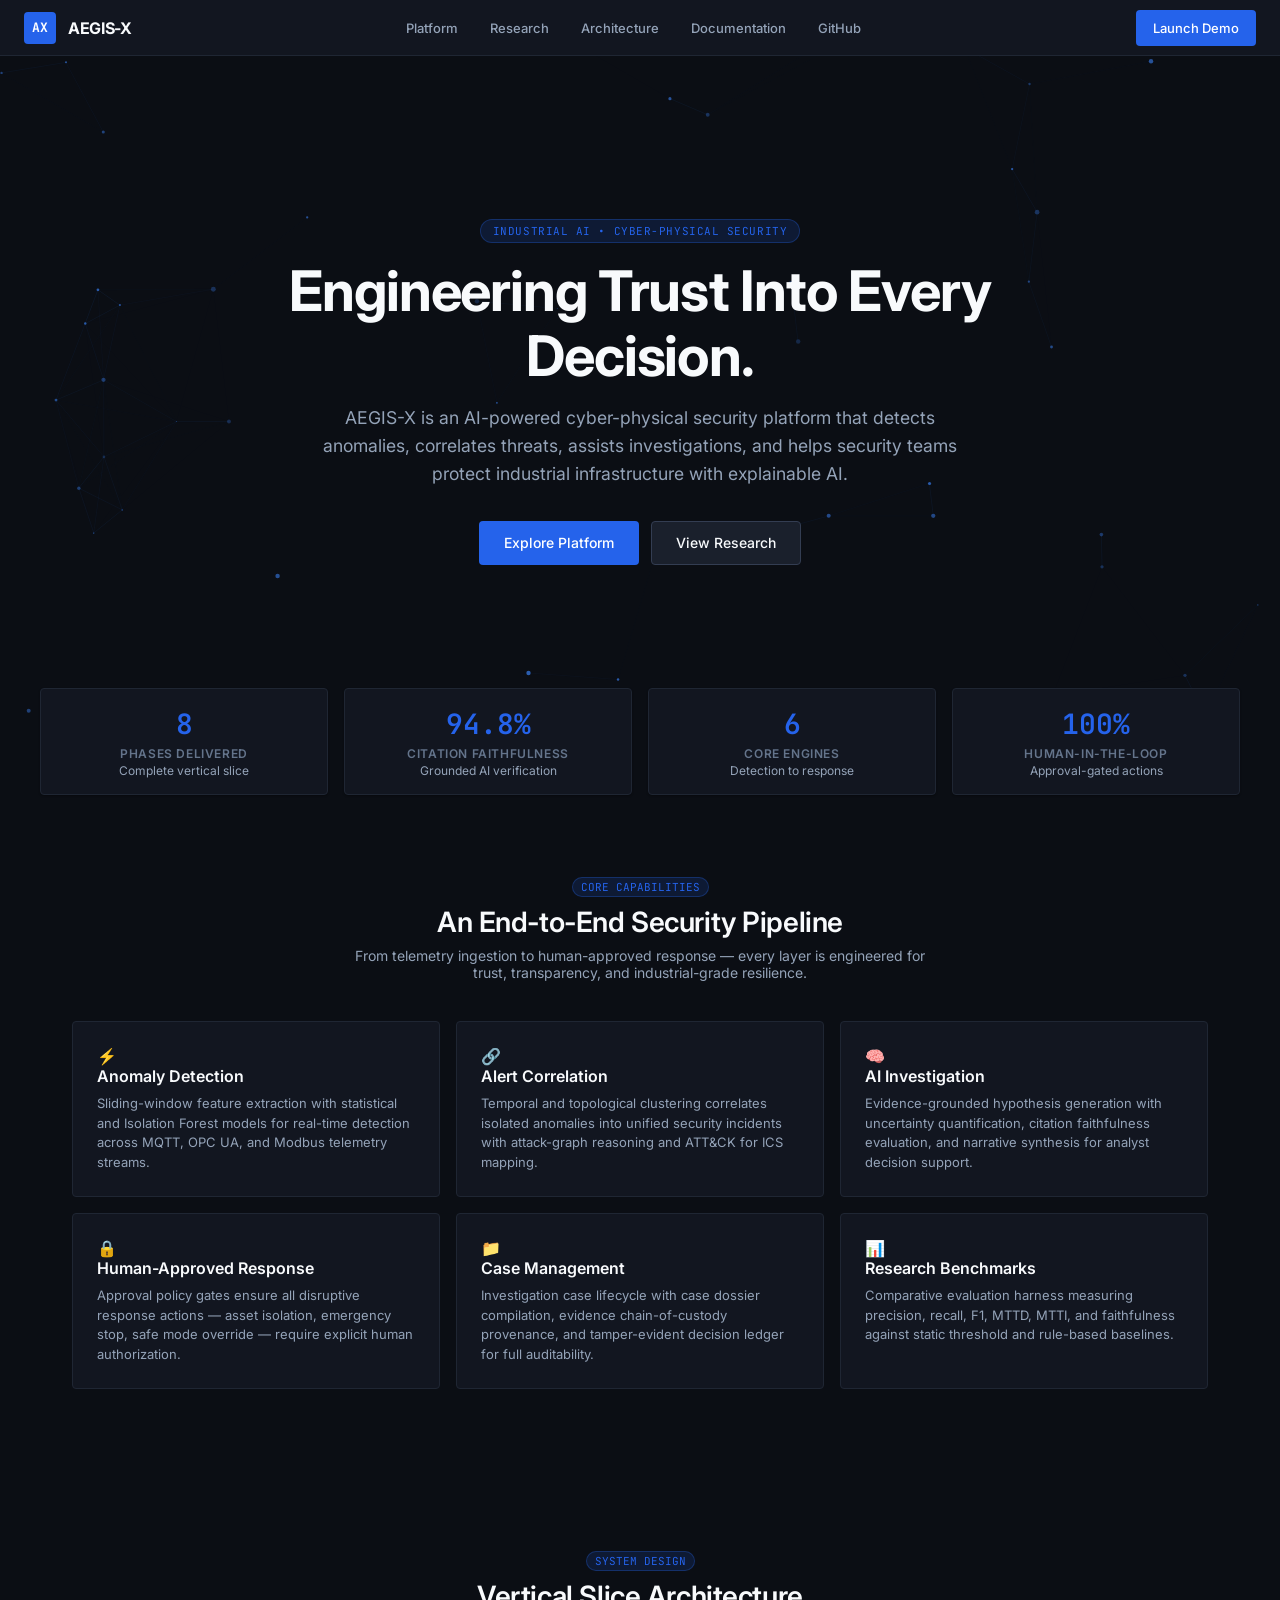
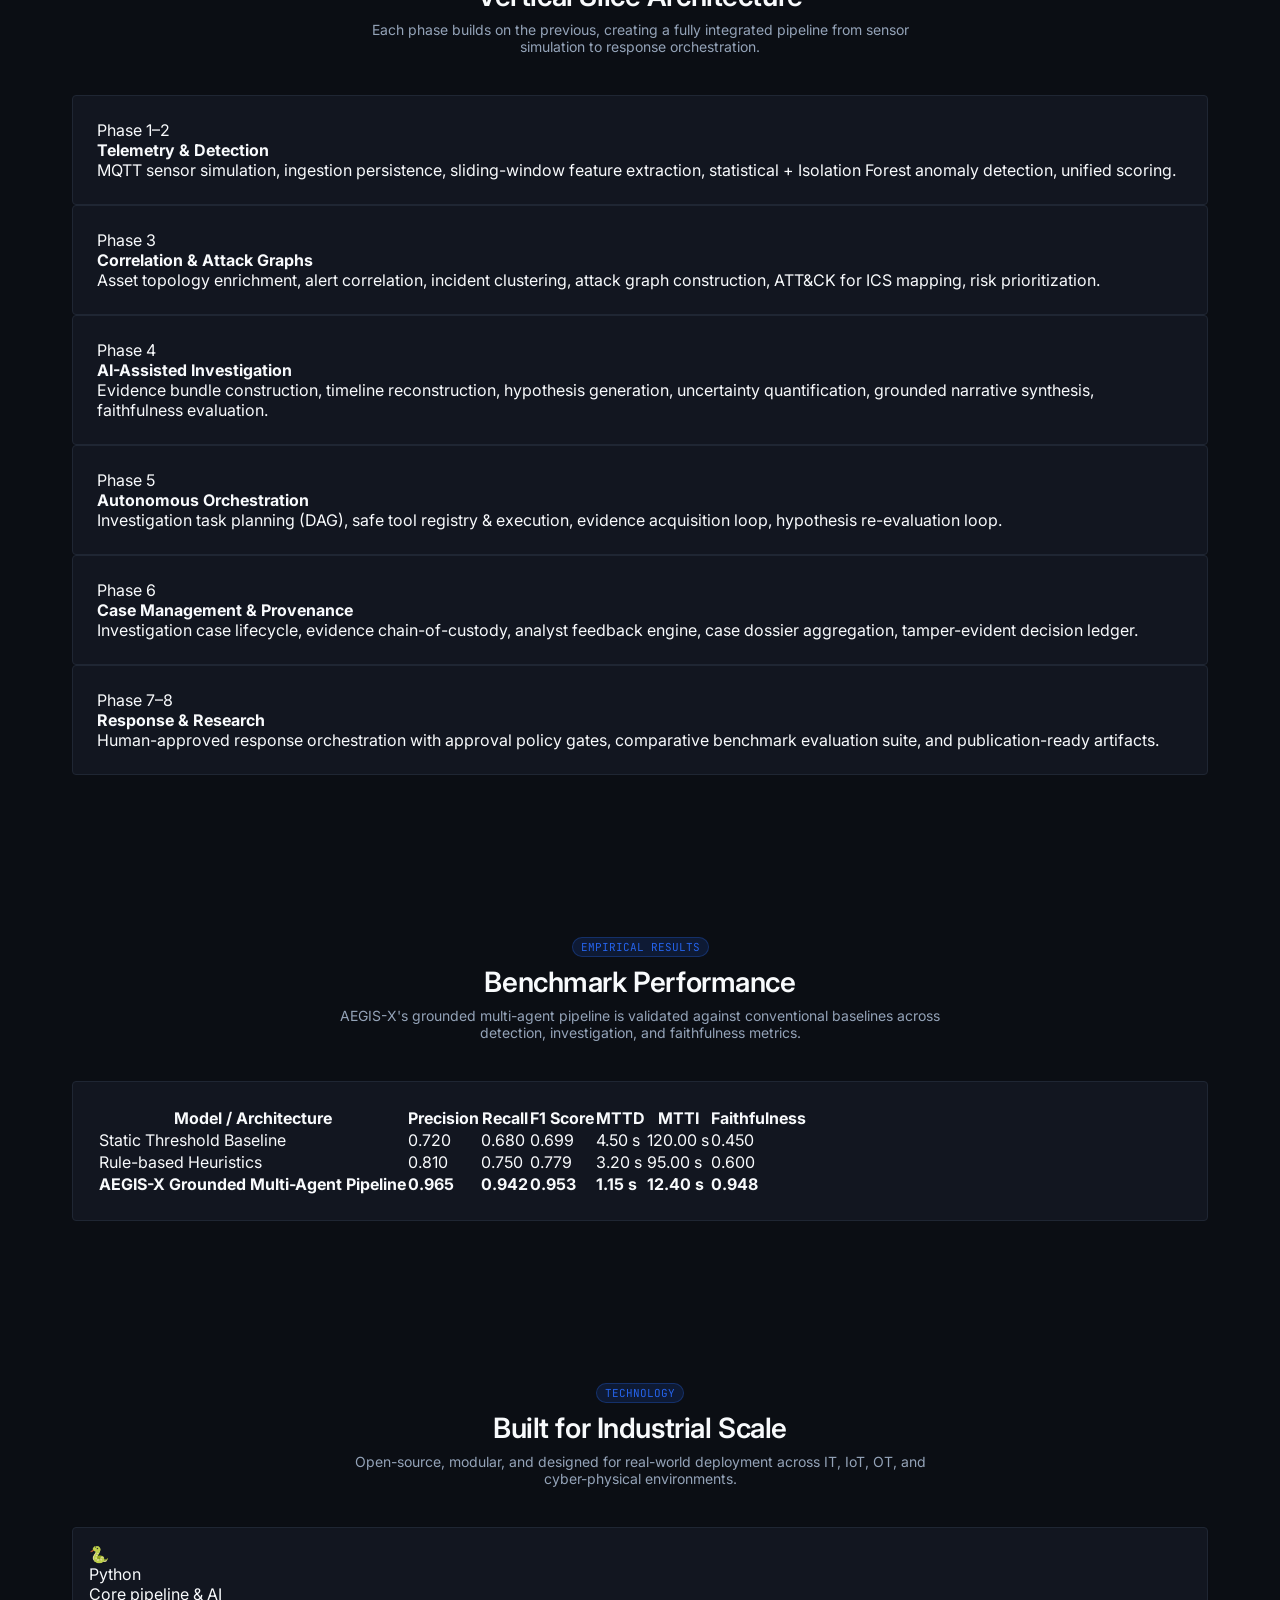
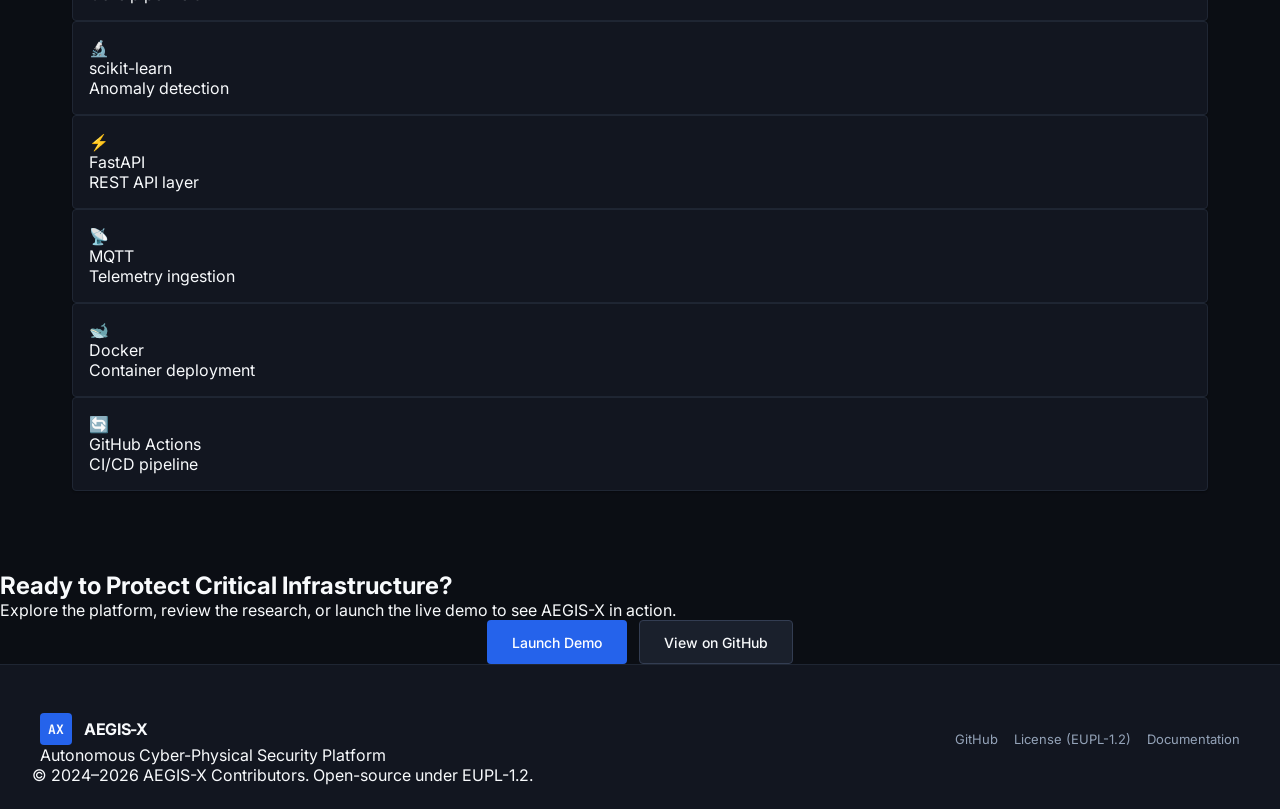
<file: apps/web/landing.html>
<!DOCTYPE html>
<html lang="en">
<head>
  <meta charset="UTF-8">
  <meta name="viewport" content="width=device-width, initial-scale=1.0">
  <title>AEGIS-X — AI-Powered Cyber-Physical Security Platform</title>
  <meta name="description" content="AEGIS-X is an AI-powered cyber-physical security platform that detects anomalies, correlates threats, assists investigations, and helps security teams protect industrial infrastructure with explainable AI.">
  <link rel="stylesheet" href="landing.css">
</head>
<body>

  <!-- Navigation Bar -->
  <nav class="navbar" id="navbar" aria-label="Main navigation">
    <div class="brand">
      <div class="brand-icon">AX</div>
      <div class="brand-title">AEGIS-X</div>
    </div>

    <div class="nav-menu">
      <a href="#platform" class="nav-link">Platform</a>
      <a href="#research" class="nav-link">Research</a>
      <a href="#architecture" class="nav-link">Architecture</a>
      <a href="https://github.com/jokepool710/AEGIS-X" class="nav-link" target="_blank" rel="noopener">Documentation</a>
      <a href="https://github.com/jokepool710/AEGIS-X" class="nav-link" target="_blank" rel="noopener">GitHub</a>
    </div>

    <a href="index.html" class="btn btn-primary">Launch Demo</a>
  </nav>

  <!-- Hero Section -->
  <section class="hero-section" id="hero">
    <div class="hero-glow"></div>
    <div class="hero-grid-bg"></div>
    <div class="hero-content">
      <div class="hero-badge">Industrial AI &bull; Cyber-Physical Security</div>
      <h1 class="hero-title">Engineering Trust Into Every Decision.</h1>
      <p class="hero-subtitle">AEGIS-X is an AI-powered cyber-physical security platform that detects anomalies, correlates threats, assists investigations, and helps security teams protect industrial infrastructure with explainable AI.</p>
      <div class="hero-actions">
        <a href="#platform" class="btn btn-primary btn-lg">Explore Platform</a>
        <a href="#research" class="btn btn-secondary btn-lg">View Research</a>
      </div>
    </div>
    <!-- Floating particles -->
    <canvas id="heroParticles" aria-hidden="true"></canvas>
  </section>

  <!-- Metrics Bar -->
  <section class="metrics-bar">
    <div class="metrics-row">
      <div class="card metric-card" data-count="8">
        <div class="card-value"><span class="count-up">8</span></div>
        <div class="card-title">Phases Delivered</div>
        <div class="card-subtext">Complete vertical slice</div>
      </div>
      <div class="card metric-card" data-count="94.8">
        <div class="card-value"><span class="count-up">94.8</span>%</div>
        <div class="card-title">Citation Faithfulness</div>
        <div class="card-subtext">Grounded AI verification</div>
      </div>
      <div class="card metric-card" data-count="6">
        <div class="card-value"><span class="count-up">6</span></div>
        <div class="card-title">Core Engines</div>
        <div class="card-subtext">Detection to response</div>
      </div>
      <div class="card metric-card" data-count="100">
        <div class="card-value"><span class="count-up">100</span>%</div>
        <div class="card-title">Human-in-the-Loop</div>
        <div class="card-subtext">Approval-gated actions</div>
      </div>
    </div>
  </section>

  <!-- Platform Capabilities Section -->
  <section class="content-section" id="platform">
    <div class="section-header">
      <div class="section-badge">Core Capabilities</div>
      <h2 class="section-title">An End-to-End Security Pipeline</h2>
      <p class="section-subtitle">From telemetry ingestion to human-approved response — every layer is engineered for trust, transparency, and industrial-grade resilience.</p>
    </div>
    <div class="capabilities-grid">
      <div class="panel capability-card">
        <div class="capability-icon">⚡</div>
        <h3>Anomaly Detection</h3>
        <p>Sliding-window feature extraction with statistical and Isolation Forest models for real-time detection across MQTT, OPC UA, and Modbus telemetry streams.</p>
      </div>
      <div class="panel capability-card">
        <div class="capability-icon">🔗</div>
        <h3>Alert Correlation</h3>
        <p>Temporal and topological clustering correlates isolated anomalies into unified security incidents with attack-graph reasoning and ATT&CK for ICS mapping.</p>
      </div>
      <div class="panel capability-card">
        <div class="capability-icon">🧠</div>
        <h3>AI Investigation</h3>
        <p>Evidence-grounded hypothesis generation with uncertainty quantification, citation faithfulness evaluation, and narrative synthesis for analyst decision support.</p>
      </div>
      <div class="panel capability-card">
        <div class="capability-icon">🔒</div>
        <h3>Human-Approved Response</h3>
        <p>Approval policy gates ensure all disruptive response actions — asset isolation, emergency stop, safe mode override — require explicit human authorization.</p>
      </div>
      <div class="panel capability-card">
        <div class="capability-icon">📁</div>
        <h3>Case Management</h3>
        <p>Investigation case lifecycle with case dossier compilation, evidence chain-of-custody provenance, and tamper-evident decision ledger for full auditability.</p>
      </div>
      <div class="panel capability-card">
        <div class="capability-icon">📊</div>
        <h3>Research Benchmarks</h3>
        <p>Comparative evaluation harness measuring precision, recall, F1, MTTD, MTTI, and faithfulness against static threshold and rule-based baselines.</p>
      </div>
    </div>
  </section>

  <!-- Architecture Section -->
  <section class="content-section section-alt" id="architecture">
    <div class="section-header">
      <div class="section-badge">System Design</div>
      <h2 class="section-title">Vertical Slice Architecture</h2>
      <p class="section-subtitle">Each phase builds on the previous, creating a fully integrated pipeline from sensor simulation to response orchestration.</p>
    </div>
    <div class="architecture-timeline">
      <div class="timeline-item">
        <div class="timeline-marker"></div>
        <div class="panel timeline-card">
          <div class="timeline-phase">Phase 1–2</div>
          <h4>Telemetry & Detection</h4>
          <p>MQTT sensor simulation, ingestion persistence, sliding-window feature extraction, statistical + Isolation Forest anomaly detection, unified scoring.</p>
        </div>
      </div>
      <div class="timeline-item">
        <div class="timeline-marker"></div>
        <div class="panel timeline-card">
          <div class="timeline-phase">Phase 3</div>
          <h4>Correlation & Attack Graphs</h4>
          <p>Asset topology enrichment, alert correlation, incident clustering, attack graph construction, ATT&CK for ICS mapping, risk prioritization.</p>
        </div>
      </div>
      <div class="timeline-item">
        <div class="timeline-marker"></div>
        <div class="panel timeline-card">
          <div class="timeline-phase">Phase 4</div>
          <h4>AI-Assisted Investigation</h4>
          <p>Evidence bundle construction, timeline reconstruction, hypothesis generation, uncertainty quantification, grounded narrative synthesis, faithfulness evaluation.</p>
        </div>
      </div>
      <div class="timeline-item">
        <div class="timeline-marker"></div>
        <div class="panel timeline-card">
          <div class="timeline-phase">Phase 5</div>
          <h4>Autonomous Orchestration</h4>
          <p>Investigation task planning (DAG), safe tool registry & execution, evidence acquisition loop, hypothesis re-evaluation loop.</p>
        </div>
      </div>
      <div class="timeline-item">
        <div class="timeline-marker"></div>
        <div class="panel timeline-card">
          <div class="timeline-phase">Phase 6</div>
          <h4>Case Management & Provenance</h4>
          <p>Investigation case lifecycle, evidence chain-of-custody, analyst feedback engine, case dossier aggregation, tamper-evident decision ledger.</p>
        </div>
      </div>
      <div class="timeline-item">
        <div class="timeline-marker"></div>
        <div class="panel timeline-card">
          <div class="timeline-phase">Phase 7–8</div>
          <h4>Response & Research</h4>
          <p>Human-approved response orchestration with approval policy gates, comparative benchmark evaluation suite, and publication-ready artifacts.</p>
        </div>
      </div>
    </div>
  </section>

  <!-- Research Benchmarks Section -->
  <section class="content-section" id="research">
    <div class="section-header">
      <div class="section-badge">Empirical Results</div>
      <h2 class="section-title">Benchmark Performance</h2>
      <p class="section-subtitle">AEGIS-X's grounded multi-agent pipeline is validated against conventional baselines across detection, investigation, and faithfulness metrics.</p>
    </div>
    <div class="panel benchmark-panel">
      <div class="table-container">
        <table>
          <thead>
            <tr>
              <th>Model / Architecture</th>
              <th>Precision</th>
              <th>Recall</th>
              <th>F1 Score</th>
              <th>MTTD</th>
              <th>MTTI</th>
              <th>Faithfulness</th>
            </tr>
          </thead>
          <tbody>
            <tr>
              <td>Static Threshold Baseline</td>
              <td>0.720</td>
              <td>0.680</td>
              <td>0.699</td>
              <td>4.50 s</td>
              <td>120.00 s</td>
              <td>0.450</td>
            </tr>
            <tr>
              <td>Rule-based Heuristics</td>
              <td>0.810</td>
              <td>0.750</td>
              <td>0.779</td>
              <td>3.20 s</td>
              <td>95.00 s</td>
              <td>0.600</td>
            </tr>
            <tr class="highlight-row">
              <td><strong>AEGIS-X Grounded Multi-Agent Pipeline</strong></td>
              <td><strong class="accent-value">0.965</strong></td>
              <td><strong class="accent-value">0.942</strong></td>
              <td><strong class="accent-value">0.953</strong></td>
              <td><strong class="accent-value">1.15 s</strong></td>
              <td><strong class="accent-value">12.40 s</strong></td>
              <td><strong class="accent-value">0.948</strong></td>
            </tr>
          </tbody>
        </table>
      </div>
    </div>
  </section>

  <!-- Tech Stack Section -->
  <section class="content-section section-alt" id="stack">
    <div class="section-header">
      <div class="section-badge">Technology</div>
      <h2 class="section-title">Built for Industrial Scale</h2>
      <p class="section-subtitle">Open-source, modular, and designed for real-world deployment across IT, IoT, OT, and cyber-physical environments.</p>
    </div>
    <div class="stack-grid">
      <div class="card stack-card">
        <div class="stack-icon">🐍</div>
        <div class="stack-name">Python</div>
        <div class="stack-desc">Core pipeline & AI</div>
      </div>
      <div class="card stack-card">
        <div class="stack-icon">🔬</div>
        <div class="stack-name">scikit-learn</div>
        <div class="stack-desc">Anomaly detection</div>
      </div>
      <div class="card stack-card">
        <div class="stack-icon">⚡</div>
        <div class="stack-name">FastAPI</div>
        <div class="stack-desc">REST API layer</div>
      </div>
      <div class="card stack-card">
        <div class="stack-icon">📡</div>
        <div class="stack-name">MQTT</div>
        <div class="stack-desc">Telemetry ingestion</div>
      </div>
      <div class="card stack-card">
        <div class="stack-icon">🐋</div>
        <div class="stack-name">Docker</div>
        <div class="stack-desc">Container deployment</div>
      </div>
      <div class="card stack-card">
        <div class="stack-icon">🔄</div>
        <div class="stack-name">GitHub Actions</div>
        <div class="stack-desc">CI/CD pipeline</div>
      </div>
    </div>
  </section>

  <!-- CTA Section -->
  <section class="cta-section">
    <div class="hero-glow cta-glow"></div>
    <div class="cta-content">
      <h2 class="cta-title">Ready to Protect Critical Infrastructure?</h2>
      <p class="cta-subtitle">Explore the platform, review the research, or launch the live demo to see AEGIS-X in action.</p>
      <div class="hero-actions">
        <a href="index.html" class="btn btn-primary btn-lg">Launch Demo</a>
        <a href="https://github.com/jokepool710/AEGIS-X" class="btn btn-secondary btn-lg" target="_blank" rel="noopener">View on GitHub</a>
      </div>
    </div>
  </section>

  <!-- Footer -->
  <footer class="footer">
    <div class="footer-content">
      <div class="footer-brand">
        <div class="brand">
          <div class="brand-icon">AX</div>
          <div class="brand-title">AEGIS-X</div>
        </div>
        <p class="footer-tagline">Autonomous Cyber-Physical Security Platform</p>
      </div>
      <div class="footer-links">
        <a href="https://github.com/jokepool710/AEGIS-X" target="_blank" rel="noopener">GitHub</a>
        <a href="https://github.com/jokepool710/AEGIS-X/blob/main/LICENSE" target="_blank" rel="noopener">License (EUPL-1.2)</a>
        <a href="https://github.com/jokepool710/AEGIS-X/tree/main/docs" target="_blank" rel="noopener">Documentation</a>
      </div>
    </div>
    <div class="footer-bottom">
      <span>&copy; 2024–2026 AEGIS-X Contributors. Open-source under EUPL-1.2.</span>
    </div>
  </footer>

  <script src="landing.js"></script>
</body>
</html>
</file>
<file: apps/web/landing.css>
/* ==========================================================================
   AEGIS-X LANDING PAGE — SLATE PRECISION DESIGN SYSTEM
   ========================================================================== */
@import url('https://fonts.googleapis.com/css2?family=Inter:wght@400;500;600;700&family=JetBrains+Mono:wght@400;500;600&display=swap');

:root {
  /* Slate Precision Colors */
  --bg-base: #0B0E14;
  --bg-surface: #121620;
  --bg-surface-elevated: #1A202C;
  --bg-surface-hover: #222A3A;

  --border-subtle: #1F2633;
  --border-strong: #333D52;
  --border-focus: #2563EB;

  --text-primary: #F8FAFC;
  --text-secondary: #94A3B8;
  --text-tertiary: #64748B;
  --text-disabled: #475569;

  --accent-primary: #2563EB;
  --accent-primary-hover: #1D4ED8;

  --status-success: #059669;
  --status-warning: #D97706;
  --status-critical: #DC2626;
  --status-info: #0284C7;

  /* Typography */
  --font-sans: 'Inter', -apple-system, BlinkMacSystemFont, sans-serif;
  --font-mono: 'JetBrains Mono', monospace;

  /* Spacing Scale */
  --space-1: 4px;
  --space-2: 8px;
  --space-3: 12px;
  --space-4: 16px;
  --space-5: 24px;
  --space-6: 32px;
  --space-7: 40px;
  --space-8: 48px;

  /* Radii */
  --radius-sm: 2px;
  --radius-md: 4px;
  --radius-lg: 8px;
  --radius-pill: 9999px;

  /* Depth & Shadows */
  --shadow-sm: 0 1px 2px rgba(0, 0, 0, 0.3);
  --shadow-md: 0 4px 12px rgba(0, 0, 0, 0.4);
  --shadow-lg: 0 16px 48px rgba(0, 0, 0, 0.6);

  /* Motion Timing Tokens */
  --motion-instant: 50ms;
  --motion-fast: 100ms;
  --motion-normal: 150ms;
  --motion-slow: 220ms;
  --ease-out: cubic-bezier(0.16, 1, 0.3, 1);
}

* {
  box-sizing: border-box;
  margin: 0;
  padding: 0;
}

html {
  scroll-behavior: smooth;
}

:focus-visible {
  outline: 2px solid var(--border-focus);
  outline-offset: 3px;
}

body {
  background-color: var(--bg-base);
  color: var(--text-primary);
  font-family: var(--font-sans);
  min-height: 100vh;
  overflow-x: hidden;
}

/* Navbar */
.navbar {
  display: flex;
  justify-content: space-between;
  align-items: center;
  padding: 0 var(--space-5);
  height: 56px;
  background: var(--bg-surface);
  border-bottom: 1px solid var(--border-subtle);
  position: fixed;
  top: 0;
  left: 0;
  right: 0;
  z-index: 100;
  transition: border-color var(--motion-normal) var(--ease-out), box-shadow var(--motion-normal) var(--ease-out);
}

.navbar.scrolled {
  border-color: var(--border-strong);
  box-shadow: var(--shadow-sm);
}

.brand {
  display: flex;
  align-items: center;
  gap: var(--space-3);
}

.brand-icon {
  width: 32px;
  height: 32px;
  background: var(--accent-primary);
  border-radius: var(--radius-md);
  display: flex;
  align-items: center;
  justify-content: center;
  font-weight: 700;
  color: #FFFFFF;
  font-family: var(--font-mono);
  font-size: 13px;
}

.brand-title {
  font-size: 16px;
  font-weight: 700;
  letter-spacing: -0.02em;
  color: var(--text-primary);
}

.nav-menu {
  display: flex;
  gap: var(--space-2);
  align-items: center;
}

.nav-link {
  color: var(--text-secondary);
  text-decoration: none;
  font-size: 13px;
  font-weight: 500;
  padding: 6px var(--space-3);
  border-radius: var(--radius-md);
  transition: background-color var(--motion-fast) var(--ease-out), color var(--motion-fast) var(--ease-out);
}

.nav-link:hover {
  color: var(--text-primary);
  background: var(--bg-surface-hover);
}

/* Buttons */
.btn {
  padding: 0 var(--space-4);
  height: 36px;
  border-radius: var(--radius-md);
  font-size: 13px;
  font-weight: 500;
  cursor: pointer;
  border: 1px solid transparent;
  transition:
    background-color var(--motion-fast) var(--ease-out),
    border-color var(--motion-fast) var(--ease-out),
    transform var(--motion-fast) var(--ease-out);
  display: inline-flex;
  align-items: center;
  gap: var(--space-2);
  text-decoration: none;
}

.btn:hover {
  transform: translateY(-1px);
}

.btn:active {
  transform: translateY(0);
}

.btn-primary {
  background: var(--accent-primary);
  color: #FFFFFF;
}

.btn-primary:hover {
  background: var(--accent-primary-hover);
}

.btn-secondary {
  background: var(--bg-surface-elevated);
  color: var(--text-primary);
  border-color: var(--border-strong);
}

.btn-secondary:hover {
  background: var(--bg-surface-hover);
}

.btn-lg {
  height: 44px;
  padding: 0 var(--space-5);
  font-size: 14px;
}

/* Hero Section */
.hero-section {
  position: relative;
  min-height: 80vh;
  display: flex;
  align-items: center;
  justify-content: center;
  padding: 8rem 2rem 4rem;
}

#heroParticles {
  position: absolute;
  inset: 0;
  z-index: 1;
  width: 100%;
  height: 100%;
  pointer-events: none;
}

.hero-content {
  position: relative;
  z-index: 2;
  text-align: center;
  max-width: 800px;
  animation: hero-enter 360ms var(--ease-out) both;
}

@keyframes hero-enter {
  from { opacity: 0; transform: translateY(6px); }
  to { opacity: 1; transform: translateY(0); }
}

.hero-badge {
  display: inline-block;
  font-size: 11px;
  font-family: var(--font-mono);
  padding: 4px 12px;
  background: rgba(37, 99, 235, 0.15);
  color: var(--accent-primary);
  border: 1px solid rgba(37, 99, 235, 0.3);
  border-radius: var(--radius-pill);
  text-transform: uppercase;
  letter-spacing: 0.05em;
  margin-bottom: var(--space-4);
}

.hero-title {
  font-size: clamp(2.25rem, 5vw, 3.5rem);
  font-weight: 700;
  line-height: 1.15;
  margin-bottom: var(--space-4);
  color: var(--text-primary);
  letter-spacing: -0.02em;
}

.hero-subtitle {
  font-size: 1.1rem;
  color: var(--text-secondary);
  line-height: 1.6;
  max-width: 650px;
  margin: 0 auto var(--space-6);
}

.hero-actions {
  display: flex;
  gap: var(--space-3);
  justify-content: center;
  flex-wrap: wrap;
}

/* Metrics Bar */
.metrics-bar {
  padding: 0 2rem;
  margin-top: -2rem;
  position: relative;
  z-index: 3;
}

.metrics-row {
  display: grid;
  grid-template-columns: repeat(auto-fit, minmax(220px, 1fr));
  gap: var(--space-4);
  max-width: 1200px;
  margin: 0 auto;
}

.card {
  background: var(--bg-surface);
  border: 1px solid var(--border-subtle);
  border-radius: var(--radius-md);
  padding: var(--space-4);
  box-shadow: var(--shadow-sm);
}

.metric-card {
  text-align: center;
}

.metric-card .card-value {
  font-size: 28px;
  font-family: var(--font-mono);
  font-weight: 600;
  color: var(--accent-primary);
}

.card-title {
  font-size: 12px;
  text-transform: uppercase;
  letter-spacing: 0.05em;
  color: var(--text-tertiary);
  font-weight: 600;
  margin-top: var(--space-1);
}

.card-subtext {
  font-size: 12px;
  color: var(--text-secondary);
  margin-top: 2px;
}

/* Sections */
.content-section {
  padding: 5rem 2rem;
  max-width: 1200px;
  margin: 0 auto;
  scroll-margin-top: 72px;
}

.section-header {
  text-align: center;
  margin-bottom: var(--space-7);
}

.section-badge {
  display: inline-block;
  font-size: 11px;
  font-family: var(--font-mono);
  padding: 2px 8px;
  background: rgba(37, 99, 235, 0.15);
  color: var(--accent-primary);
  border: 1px solid rgba(37, 99, 235, 0.3);
  border-radius: var(--radius-pill);
  text-transform: uppercase;
  margin-bottom: var(--space-2);
}

.section-title {
  font-size: 28px;
  font-weight: 600;
  margin-bottom: var(--space-2);
  letter-spacing: -0.015em;
}

.section-subtitle {
  font-size: 14px;
  color: var(--text-secondary);
  max-width: 600px;
  margin: 0 auto;
}

.capabilities-grid {
  display: grid;
  grid-template-columns: repeat(auto-fit, minmax(320px, 1fr));
  gap: var(--space-4);
}

.panel {
  background: var(--bg-surface);
  border: 1px solid var(--border-subtle);
  border-radius: var(--radius-md);
  padding: var(--space-5);
}

.capability-card h3 {
  font-size: 16px;
  font-weight: 600;
  margin-bottom: var(--space-2);
}

.capability-card {
  transition: border-color var(--motion-normal) var(--ease-out), box-shadow var(--motion-normal) var(--ease-out);
}

.capability-card:hover {
  border-color: var(--border-strong);
  box-shadow: var(--shadow-md);
}

.capability-card p {
  font-size: 13px;
  color: var(--text-secondary);
  line-height: 1.5;
}

.reveal {
  opacity: 0;
  transform: translateY(10px);
  transition: opacity var(--motion-slow) var(--ease-out), transform var(--motion-slow) var(--ease-out);
}

.reveal.visible {
  opacity: 1;
  transform: translateY(0);
}

/* Footer */
.footer {
  border-top: 1px solid var(--border-subtle);
  padding: 3rem 2rem 1.5rem;
  background: var(--bg-surface);
}

.footer-content {
  max-width: 1200px;
  margin: 0 auto;
  display: flex;
  justify-content: space-between;
  align-items: center;
}

.footer-links {
  display: flex;
  gap: var(--space-4);
}

.footer-links a {
  color: var(--text-secondary);
  text-decoration: none;
  font-size: 13px;
  transition: color var(--motion-fast) var(--ease-out);
}

.footer-links a:hover {
  color: var(--text-primary);
}

@media (max-width: 760px) {
  .navbar {
    height: auto;
    min-height: 56px;
    flex-wrap: wrap;
    gap: var(--space-2);
    padding: var(--space-2) var(--space-4);
  }

  .nav-menu {
    order: 3;
    width: 100%;
    overflow-x: auto;
    white-space: nowrap;
    padding-bottom: 2px;
    scrollbar-width: thin;
  }

  .nav-link {
    flex: 0 0 auto;
  }

  .hero-section {
    min-height: 72vh;
    padding: 8rem var(--space-4) 4rem;
  }

  .metrics-bar {
    padding: 0 var(--space-4);
  }

  .metrics-row {
    grid-template-columns: repeat(2, minmax(0, 1fr));
  }

  .content-section {
    padding: 3.5rem var(--space-4);
  }

  .capabilities-grid {
    grid-template-columns: 1fr;
  }

  .footer-content {
    flex-direction: column;
    align-items: flex-start;
    gap: var(--space-4);
  }
}

@media (max-width: 420px) {
  .metrics-row {
    grid-template-columns: 1fr;
  }

  .hero-title {
    font-size: clamp(2rem, 10vw, 2.75rem);
  }

  .footer-links {
    flex-wrap: wrap;
  }
}

@media (prefers-reduced-motion: reduce) {
  html,
  html:focus-within {
    scroll-behavior: auto;
  }

  *, *::before, *::after {
    scroll-behavior: auto !important;
    animation-duration: 0.01ms !important;
    animation-iteration-count: 1 !important;
    transition-duration: 0.01ms !important;
  }

  .reveal {
    opacity: 1;
    transform: none;
  }
}
</file>
